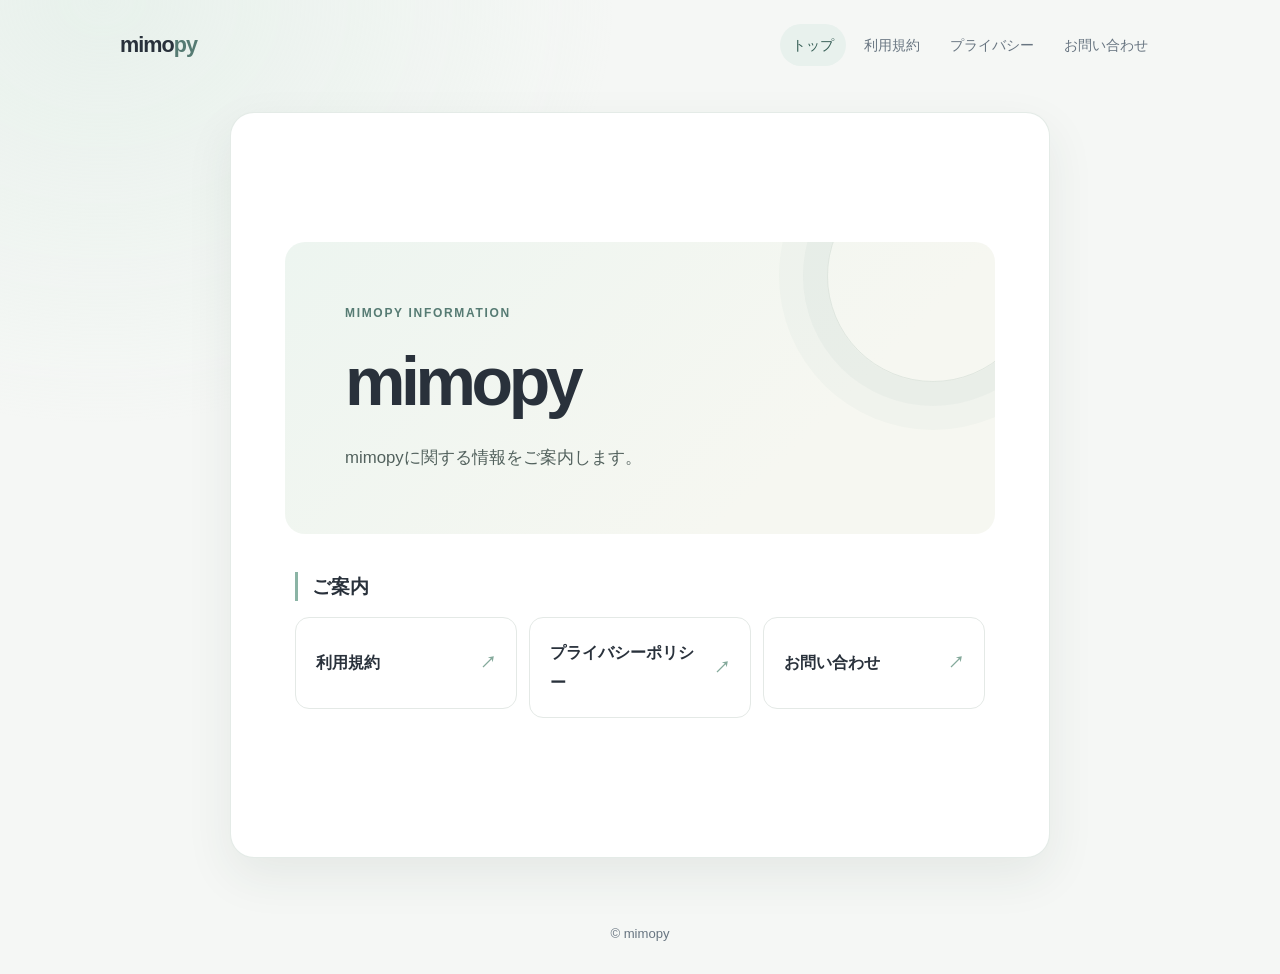
<file: sites/index.html>
<!DOCTYPE html>
<html lang="ja">
<head>
    <meta charset="UTF-8">
    <meta name="viewport" content="width=device-width, initial-scale=1.0">
    <meta name="theme-color" content="#f5f7f5">
    <meta name="description" content="mimopyに関する情報をご案内します。">
    <title>mimopy | 公式サイト</title>
    <link rel="stylesheet" href="style.css">
</head>
<body>
    <header class="site-header">
        <a class="brand" href="index.html" aria-label="mimopy トップページ">mimo<span>py</span></a>
        <nav class="site-nav" aria-label="メインナビゲーション">
            <a href="index.html" aria-current="page">トップ</a>
            <a href="terms.html">利用規約</a>
            <a href="privacy.html">プライバシー</a>
            <a href="contact.html">お問い合わせ</a>
        </nav>
    </header>

    <main class="page-shell home-shell">
        <section class="home-hero" aria-labelledby="home-title">
            <p class="eyebrow">mimopy information</p>
            <h1 id="home-title">mimopy</h1>
            <p>mimopyに関する情報をご案内します。</p>
        </section>

        <section class="link-section" aria-labelledby="information-title">
            <h2 id="information-title">ご案内</h2>
            <ul class="link-list">
                <li><a href="terms.html">利用規約</a></li>
                <li><a href="privacy.html">プライバシーポリシー</a></li>
                <li><a href="contact.html">お問い合わせ</a></li>
            </ul>
        </section>
    </main>

    <footer class="site-footer">
        <p>© mimopy</p>
    </footer>
</body>
</html>
</file>
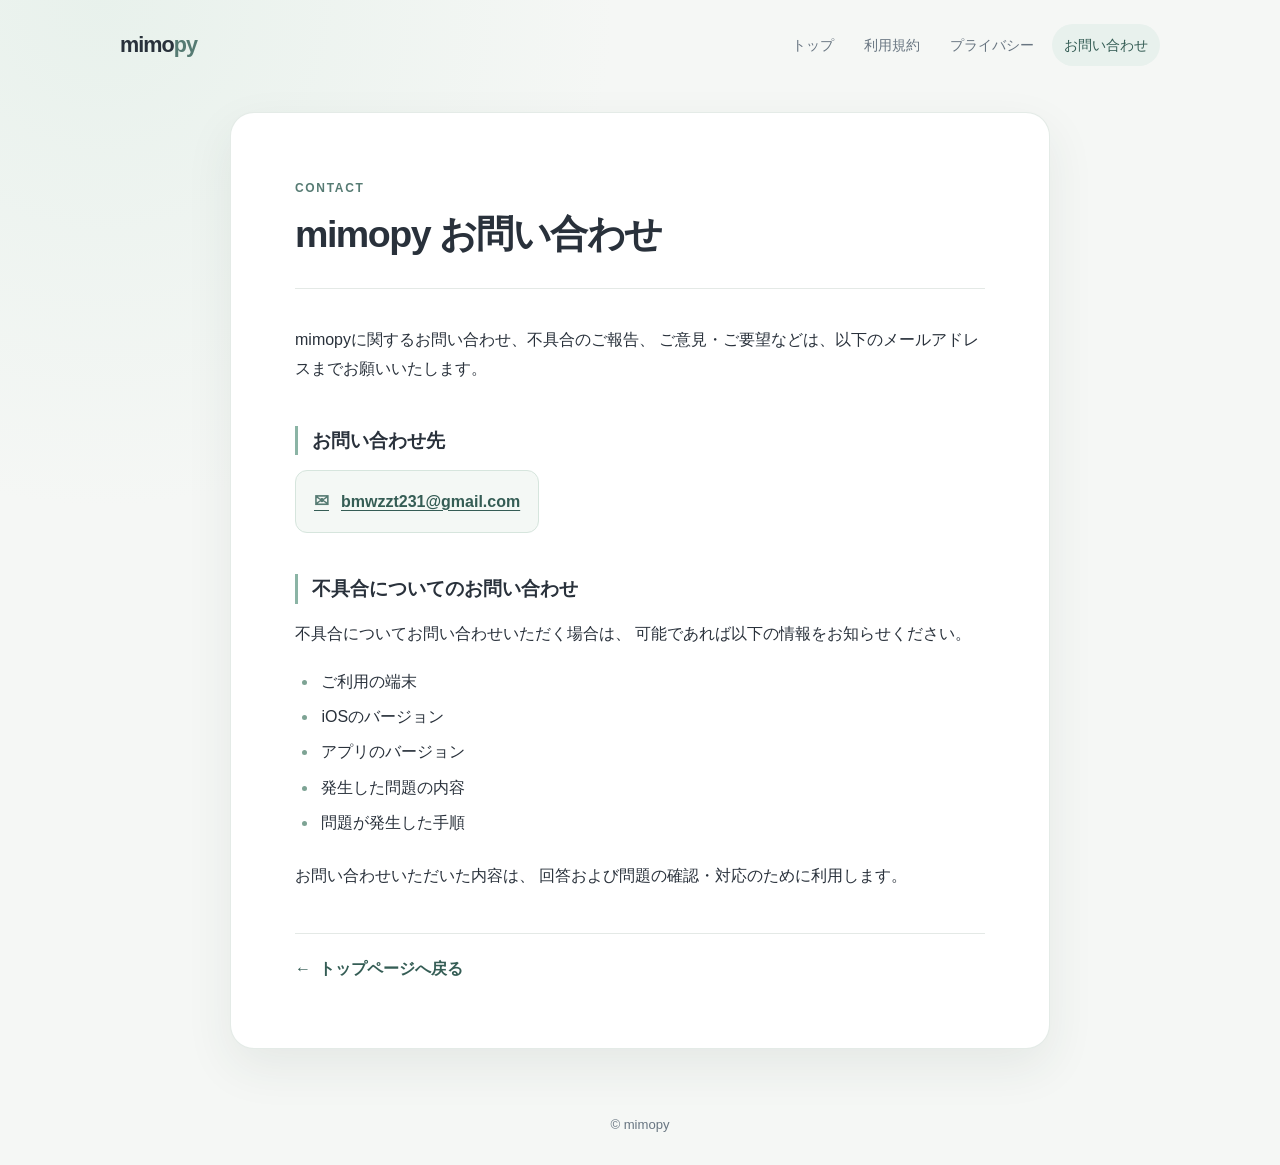
<file: sites/contact.html>
<!DOCTYPE html>
<html lang="ja">
<head>
    <meta charset="UTF-8">
    <meta name="viewport" content="width=device-width, initial-scale=1.0">
    <meta name="theme-color" content="#f5f7f5">
    <title>お問い合わせ - mimopy</title>
    <link rel="stylesheet" href="style.css">
</head>
<body>
    <header class="site-header">
        <a class="brand" href="index.html" aria-label="mimopy トップページ">mimo<span>py</span></a>
        <nav class="site-nav" aria-label="メインナビゲーション">
            <a href="index.html">トップ</a>
            <a href="terms.html">利用規約</a>
            <a href="privacy.html">プライバシー</a>
            <a href="contact.html" aria-current="page">お問い合わせ</a>
        </nav>
    </header>

    <main class="page-shell">
        <header class="page-heading">
            <p class="eyebrow">Contact</p>
            <h1>mimopy お問い合わせ</h1>
        </header>

        <article class="page-content">
    <p>
        mimopyに関するお問い合わせ、不具合のご報告、
        ご意見・ご要望などは、以下のメールアドレスまでお願いいたします。
    </p>

    <h2>お問い合わせ先</h2>

    <p>
        <a class="contact-email" href="mailto:bmwzzt231@gmail.com">
            bmwzzt231@gmail.com
        </a>
    </p>

    <h2>不具合についてのお問い合わせ</h2>

    <p>
        不具合についてお問い合わせいただく場合は、
        可能であれば以下の情報をお知らせください。
    </p>

    <ul>
        <li>ご利用の端末</li>
        <li>iOSのバージョン</li>
        <li>アプリのバージョン</li>
        <li>発生した問題の内容</li>
        <li>問題が発生した手順</li>
    </ul>

    <p>
        お問い合わせいただいた内容は、
        回答および問題の確認・対応のために利用します。
    </p>

            <hr>
            <p><a class="back-link" href="index.html">トップページへ戻る</a></p>
        </article>
    </main>

    <footer class="site-footer">
        <p>© mimopy</p>
    </footer>
</body>
</html>
</file>
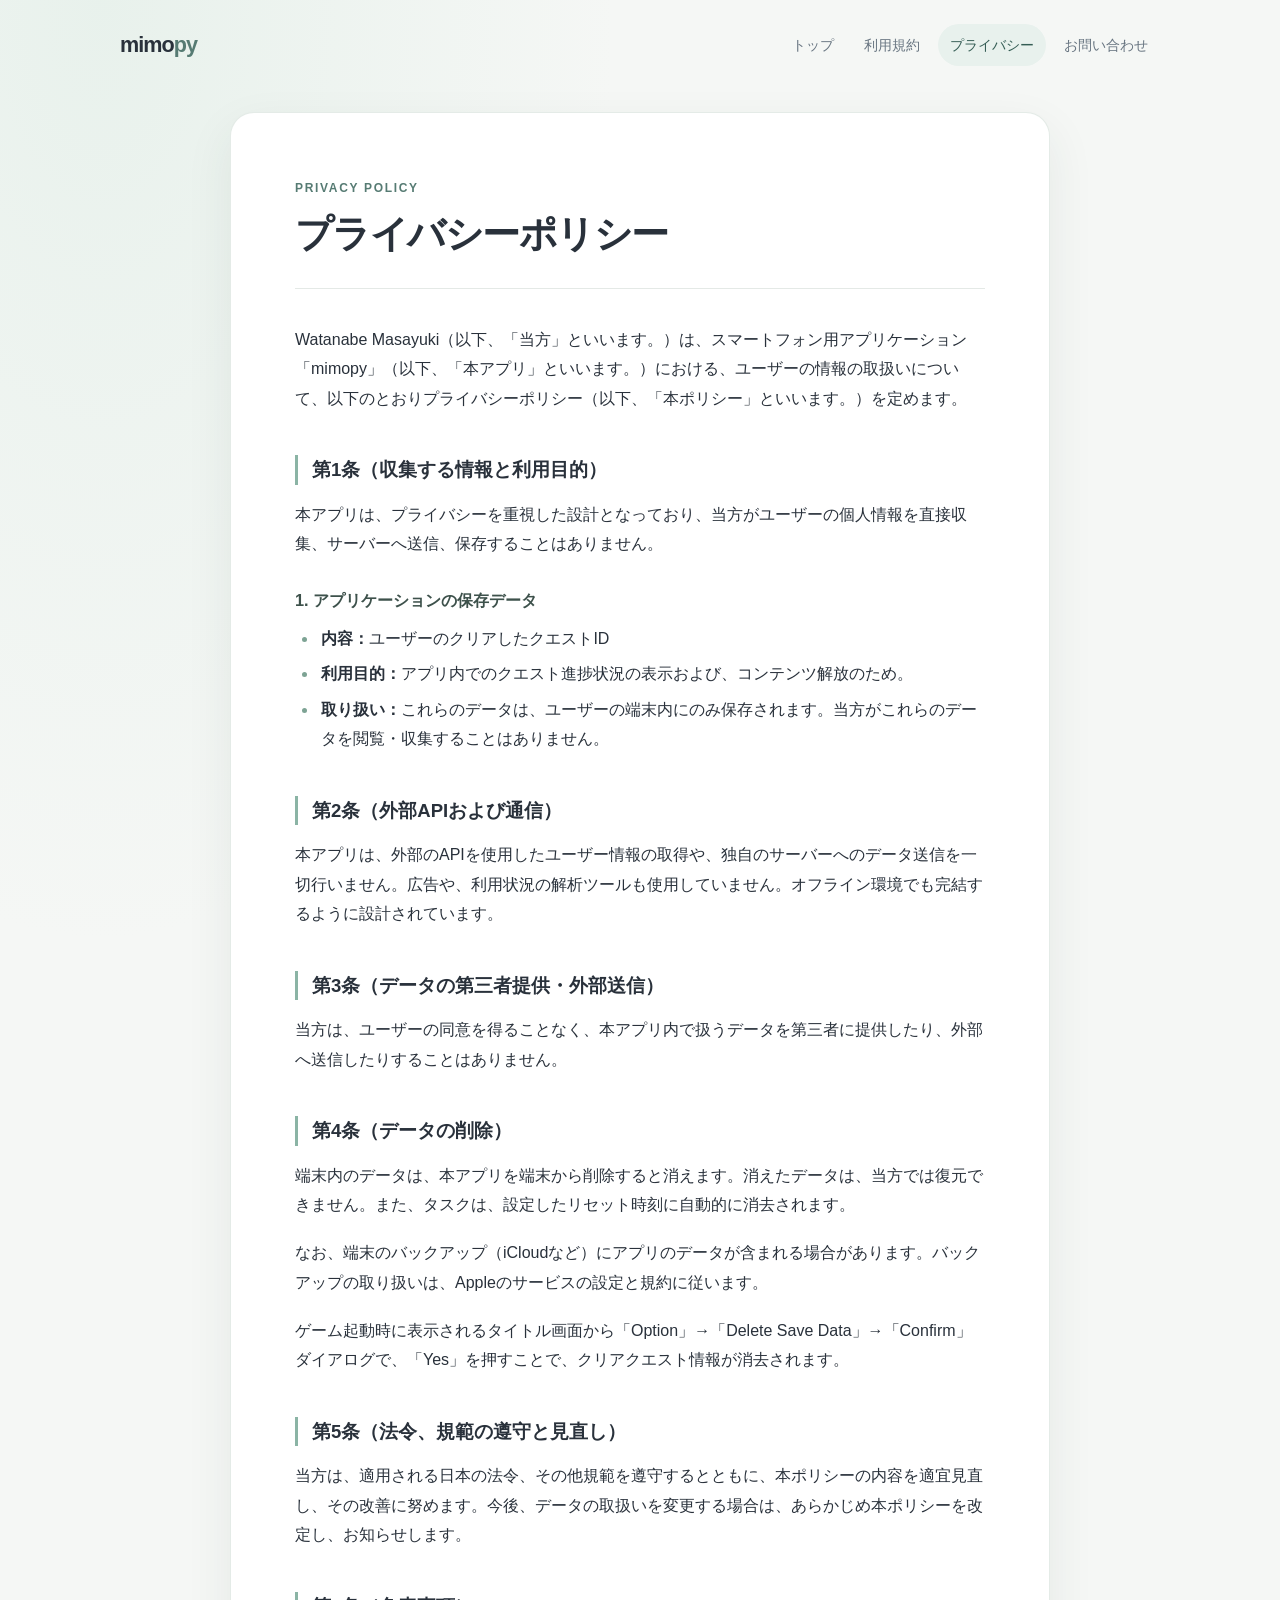
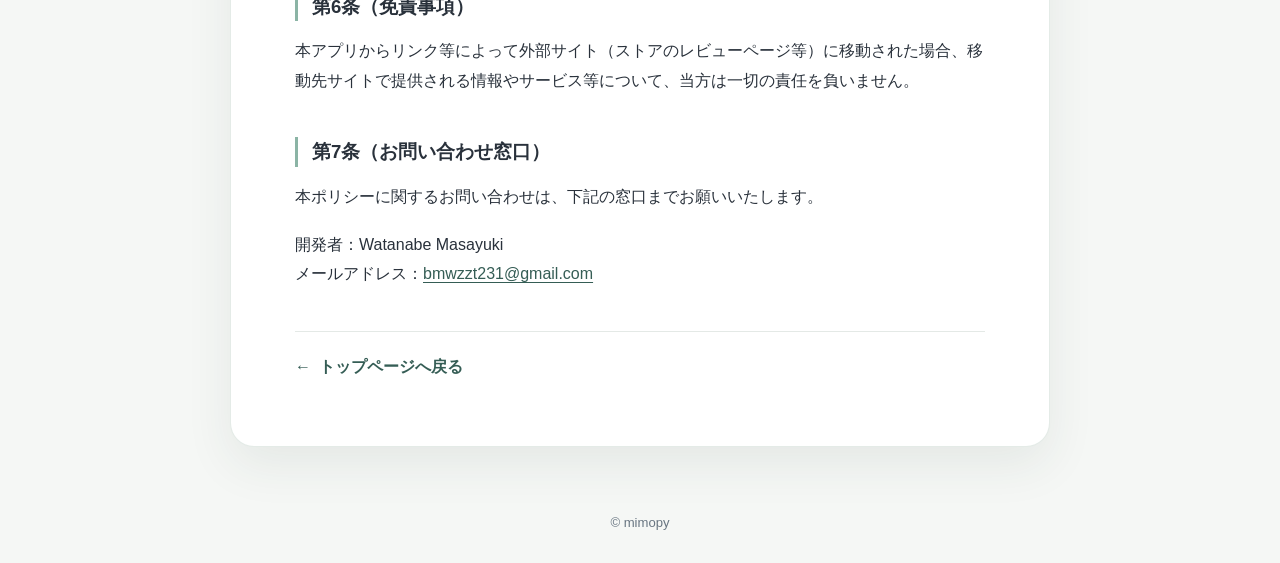
<file: sites/privacy.html>
<!DOCTYPE html>
<html lang="ja">
<head>
    <meta charset="UTF-8">
    <meta name="viewport" content="width=device-width, initial-scale=1.0">
    <meta name="theme-color" content="#f5f7f5">
    <title>プライバシーポリシー - mimopy</title>
    <link rel="stylesheet" href="style.css">
</head>
<body>
    <header class="site-header">
        <a class="brand" href="index.html" aria-label="mimopy トップページ">mimo<span>py</span></a>
        <nav class="site-nav" aria-label="メインナビゲーション">
            <a href="index.html">トップ</a>
            <a href="terms.html">利用規約</a>
            <a href="privacy.html" aria-current="page">プライバシー</a>
            <a href="contact.html">お問い合わせ</a>
        </nav>
    </header>

    <main class="page-shell">
        <header class="page-heading">
            <p class="eyebrow">Privacy policy</p>
            <h1>プライバシーポリシー</h1>
        </header>

        <article class="page-content">
            <p>
                Watanabe Masayuki（以下、「当方」といいます。）は、スマートフォン用アプリケーション「mimopy」（以下、「本アプリ」といいます。）における、ユーザーの情報の取扱いについて、以下のとおりプライバシーポリシー（以下、「本ポリシー」といいます。）を定めます。
            </p>

            <h2>第1条（収集する情報と利用目的）</h2>
            <p>
                本アプリは、プライバシーを重視した設計となっており、当方がユーザーの個人情報を直接収集、サーバーへ送信、保存することはありません。
            </p>
            <h3>1. アプリケーションの保存データ</h3>
            <ul>
                <li><strong>内容：</strong>ユーザーのクリアしたクエストID</li>
                <li><strong>利用目的：</strong>アプリ内でのクエスト進捗状況の表示および、コンテンツ解放のため。</li>
                <li><strong>取り扱い：</strong>これらのデータは、ユーザーの端末内にのみ保存されます。当方がこれらのデータを閲覧・収集することはありません。</li>
            </ul>

            <h2>第2条（外部APIおよび通信）</h2>
            <p>
                本アプリは、外部のAPIを使用したユーザー情報の取得や、独自のサーバーへのデータ送信を一切行いません。広告や、利用状況の解析ツールも使用していません。オフライン環境でも完結するように設計されています。
            </p>

            <h2>第3条（データの第三者提供・外部送信）</h2>
            <p>
                当方は、ユーザーの同意を得ることなく、本アプリ内で扱うデータを第三者に提供したり、外部へ送信したりすることはありません。
            </p>

            <h2>第4条（データの削除）</h2>
            <p>
                端末内のデータは、本アプリを端末から削除すると消えます。消えたデータは、当方では復元できません。また、タスクは、設定したリセット時刻に自動的に消去されます。
            </p>
            <p>
                なお、端末のバックアップ（iCloudなど）にアプリのデータが含まれる場合があります。バックアップの取り扱いは、Appleのサービスの設定と規約に従います。
            </p>
            <p>
                ゲーム起動時に表示されるタイトル画面から「Option」→「Delete Save Data」→「Confirm」ダイアログで、「Yes」を押すことで、クリアクエスト情報が消去されます。
            </p>

            <h2>第5条（法令、規範の遵守と見直し）</h2>
            <p>
                当方は、適用される日本の法令、その他規範を遵守するとともに、本ポリシーの内容を適宜見直し、その改善に努めます。今後、データの取扱いを変更する場合は、あらかじめ本ポリシーを改定し、お知らせします。
            </p>

            <h2>第6条（免責事項）</h2>
            <p>
                本アプリからリンク等によって外部サイト（ストアのレビューページ等）に移動された場合、移動先サイトで提供される情報やサービス等について、当方は一切の責任を負いません。
            </p>

            <h2>第7条（お問い合わせ窓口）</h2>
            <p>
                本ポリシーに関するお問い合わせは、下記の窓口までお願いいたします。
            </p>
            <p>
                開発者：Watanabe Masayuki<br>
                メールアドレス：<a href="mailto:bmwzzt231@gmail.com">bmwzzt231@gmail.com</a>
            </p>

            <hr>
            <p><a class="back-link" href="index.html">トップページへ戻る</a></p>
        </article>
    </main>

    <footer class="site-footer">
        <p>© mimopy</p>
    </footer>
</body>
</html>
</file>
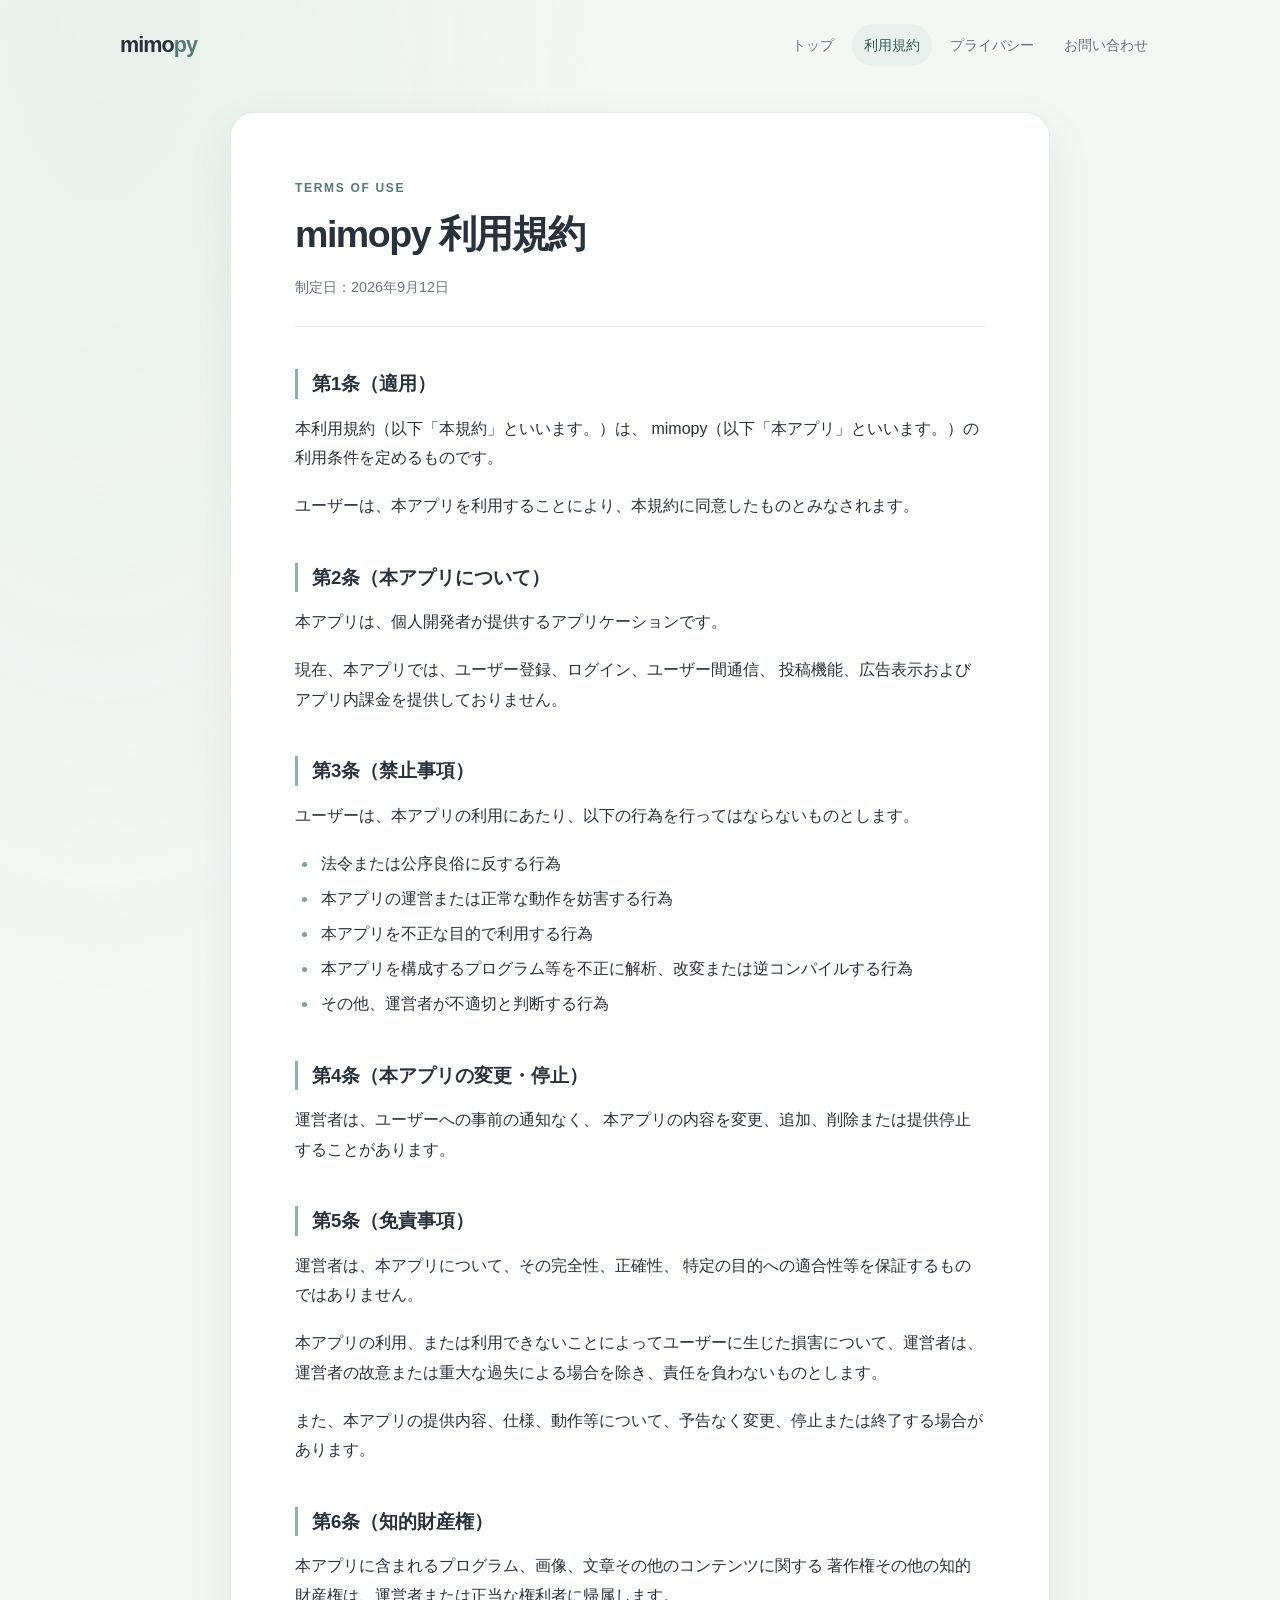
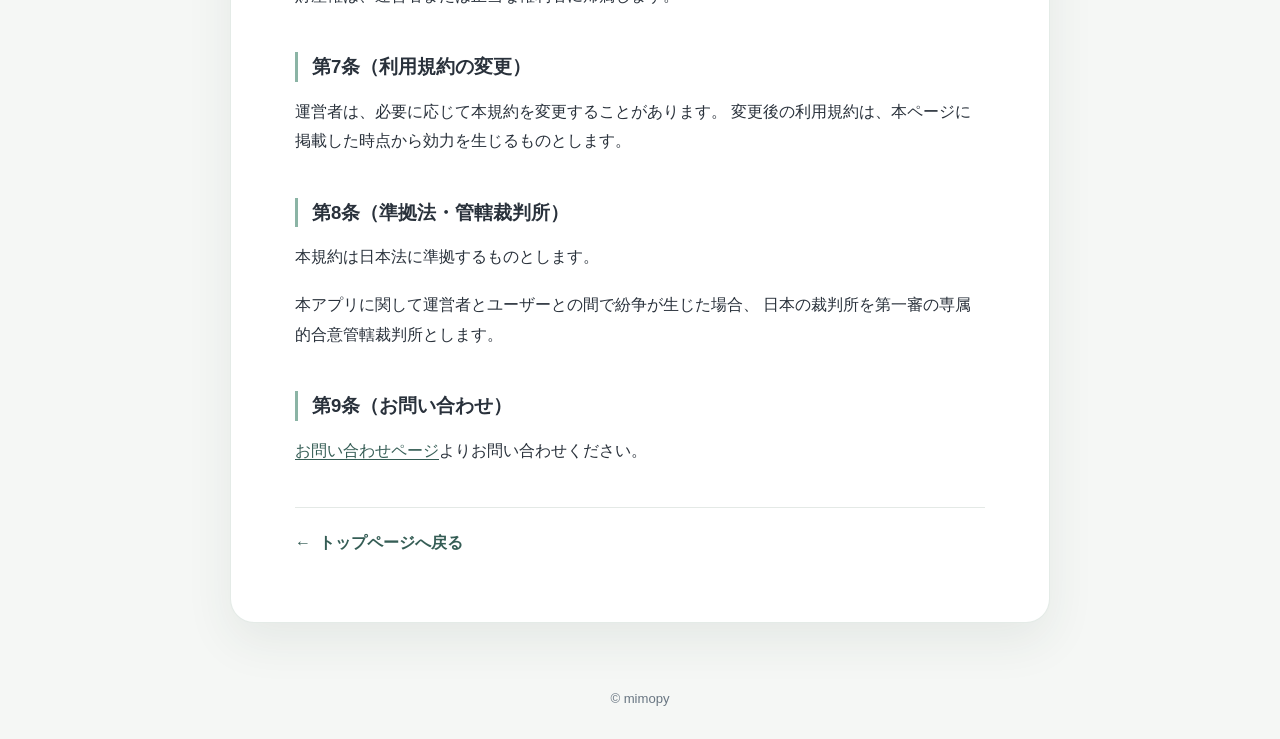
<file: sites/terms.html>
<!DOCTYPE html>
<html lang="ja">
<head>
    <meta charset="UTF-8">
    <meta name="viewport" content="width=device-width, initial-scale=1.0">
    <meta name="theme-color" content="#f5f7f5">
    <title>利用規約 - mimopy</title>
    <link rel="stylesheet" href="style.css">
</head>
<body>
    <header class="site-header">
        <a class="brand" href="index.html" aria-label="mimopy トップページ">mimo<span>py</span></a>
        <nav class="site-nav" aria-label="メインナビゲーション">
            <a href="index.html">トップ</a>
            <a href="terms.html" aria-current="page">利用規約</a>
            <a href="privacy.html">プライバシー</a>
            <a href="contact.html">お問い合わせ</a>
        </nav>
    </header>

    <main class="page-shell">
        <header class="page-heading">
            <p class="eyebrow">Terms of use</p>
            <h1>mimopy 利用規約</h1>
            <p class="policy-date">制定日：2026年9月12日</p>
        </header>

        <article class="page-content">

    <h2>第1条（適用）</h2>
    <p>
        本利用規約（以下「本規約」といいます。）は、
        mimopy（以下「本アプリ」といいます。）の利用条件を定めるものです。
    </p>
    <p>
        ユーザーは、本アプリを利用することにより、本規約に同意したものとみなされます。
    </p>

    <h2>第2条（本アプリについて）</h2>
    <p>
        本アプリは、個人開発者が提供するアプリケーションです。
    </p>
    <p>
        現在、本アプリでは、ユーザー登録、ログイン、ユーザー間通信、
        投稿機能、広告表示およびアプリ内課金を提供しておりません。
    </p>

    <h2>第3条（禁止事項）</h2>
    <p>ユーザーは、本アプリの利用にあたり、以下の行為を行ってはならないものとします。</p>
    <ul>
        <li>法令または公序良俗に反する行為</li>
        <li>本アプリの運営または正常な動作を妨害する行為</li>
        <li>本アプリを不正な目的で利用する行為</li>
        <li>本アプリを構成するプログラム等を不正に解析、改変または逆コンパイルする行為</li>
        <li>その他、運営者が不適切と判断する行為</li>
    </ul>

    <h2>第4条（本アプリの変更・停止）</h2>
    <p>
        運営者は、ユーザーへの事前の通知なく、
        本アプリの内容を変更、追加、削除または提供停止することがあります。
    </p>

    <h2>第5条（免責事項）</h2>
    <p>
        運営者は、本アプリについて、その完全性、正確性、
        特定の目的への適合性等を保証するものではありません。
    </p>
    <p>
        本アプリの利用、または利用できないことによってユーザーに生じた損害について、運営者は、運営者の故意または重大な過失による場合を除き、責任を負わないものとします。
    </p>
    <p>
      また、本アプリの提供内容、仕様、動作等について、予告なく変更、停止または終了する場合があります。
    </p>

    <h2>第6条（知的財産権）</h2>
    <p>
        本アプリに含まれるプログラム、画像、文章その他のコンテンツに関する
        著作権その他の知的財産権は、運営者または正当な権利者に帰属します。
    </p>

    <h2>第7条（利用規約の変更）</h2>
    <p>
        運営者は、必要に応じて本規約を変更することがあります。
        変更後の利用規約は、本ページに掲載した時点から効力を生じるものとします。
    </p>

    <h2>第8条（準拠法・管轄裁判所）</h2>
    <p>
        本規約は日本法に準拠するものとします。
    </p>
    <p>
        本アプリに関して運営者とユーザーとの間で紛争が生じた場合、
        日本の裁判所を第一審の専属的合意管轄裁判所とします。
    </p>

    <h2>第9条（お問い合わせ）</h2>
    <p>
        <a href="contact.html">お問い合わせページ</a>よりお問い合わせください。
    </p>

            <hr>
            <p><a class="back-link" href="index.html">トップページへ戻る</a></p>
        </article>
    </main>

    <footer class="site-footer">
        <p>© mimopy</p>
    </footer>
</body>
</html>
</file>
<file: sites/style.css>
:root {
    color-scheme: light;
    --ink: #29313b;
    --muted: #687581;
    --accent: #567b73;
    --accent-dark: #355d55;
    --accent-pale: #e8f1ed;
    --paper: #ffffff;
    --canvas: #f5f7f5;
    --line: #e4e9e6;
    --shadow: 0 18px 48px rgb(38 62 53 / 8%);
}

* {
    box-sizing: border-box;
}

html {
    min-width: 320px;
    background: var(--canvas);
    scroll-behavior: smooth;
}

body {
    min-height: 100vh;
    margin: 0;
    color: var(--ink);
    background:
        radial-gradient(ellipse at 8% 0%, rgb(218 235 226 / 48%), transparent 32rem),
        var(--canvas);
    font-family: -apple-system, BlinkMacSystemFont, 'Hiragino Sans', 'Hiragino Kaku Gothic ProN', 'Yu Gothic', Meiryo, sans-serif;
    font-size: 16px;
    line-height: 1.85;
    -webkit-font-smoothing: antialiased;
    text-rendering: optimizeLegibility;
}

a {
    color: var(--accent-dark);
    text-decoration-thickness: 1px;
    text-underline-offset: 0.2em;
}

a:hover {
    color: #24483f;
}

a:focus-visible {
    outline: 3px solid #8ab5a7;
    outline-offset: 4px;
    border-radius: 3px;
}

.site-header {
    width: min(100% - 40px, 1040px);
    margin: 0 auto;
    padding: 24px 0;
    display: flex;
    align-items: center;
    justify-content: space-between;
    gap: 24px;
}

.brand {
    color: var(--ink);
    font-size: 1.35rem;
    font-weight: 700;
    letter-spacing: -0.045em;
    line-height: 1;
    text-decoration: none;
}

.brand span {
    color: var(--accent);
}

.site-nav {
    display: flex;
    flex-wrap: wrap;
    align-items: center;
    justify-content: flex-end;
    gap: 6px;
}

.site-nav a {
    padding: 8px 12px;
    border-radius: 999px;
    color: var(--muted);
    font-size: 0.88rem;
    font-weight: 500;
    text-decoration: none;
    transition: background-color 160ms ease, color 160ms ease;
}

.site-nav a:hover,
.site-nav a[aria-current='page'] {
    color: var(--accent-dark);
    background: var(--accent-pale);
}

.page-shell {
    width: min(100% - 40px, 820px);
    min-height: calc(100vh - 154px);
    margin: 22px auto 64px;
    padding: clamp(28px, 6vw, 64px);
    border: 1px solid rgb(222 231 225 / 80%);
    border-radius: 24px;
    background: var(--paper);
    box-shadow: var(--shadow);
}

.page-heading {
    margin-bottom: 36px;
    padding-bottom: 26px;
    border-bottom: 1px solid var(--line);
}

.eyebrow {
    margin: 0 0 8px;
    color: var(--accent);
    font-size: 0.75rem;
    font-weight: 700;
    letter-spacing: 0.14em;
    text-transform: uppercase;
}

h1,
h2,
p {
    margin-top: 0;
}

h1 {
    margin-bottom: 0;
    font-size: clamp(1.75rem, 4vw, 2.35rem);
    font-weight: 700;
    letter-spacing: -0.04em;
    line-height: 1.45;
}

h2 {
    margin: 2.25em 0 0.8em;
    padding-left: 14px;
    border-left: 3px solid #8bb4a5;
    font-size: 1.16rem;
    font-weight: 600;
    line-height: 1.6;
}

h3 {
    margin: 1.7em 0 0.65em;
    color: #3d514b;
    font-size: 1.02rem;
    font-weight: 600;
    line-height: 1.65;
}

p {
    margin-bottom: 1.15em;
}

ul {
    margin: 0 0 1.5em;
    padding-left: 1.45em;
}

li {
    padding-left: 0.2em;
    margin: 0.35em 0;
}

li::marker {
    color: #7da394;
}

.policy-date {
    margin: 12px 0 0;
    color: var(--muted);
    font-size: 0.9rem;
}

.page-content > :last-child {
    margin-bottom: 0;
}

.site-footer {
    width: min(100% - 40px, 1040px);
    margin: 0 auto;
    padding: 0 0 28px;
    color: var(--muted);
    font-size: 0.82rem;
    text-align: center;
}

.site-footer p {
    margin: 0;
}

.home-shell {
    display: flex;
    flex-direction: column;
    justify-content: center;
}

.home-hero {
    position: relative;
    overflow: hidden;
    margin: -10px -10px 38px;
    padding: clamp(30px, 7vw, 60px);
    border-radius: 20px;
    background: linear-gradient(135deg, #edf5f0, #f6f7f1 72%);
}

.home-hero::after {
    position: absolute;
    top: -72px;
    right: -44px;
    width: 210px;
    height: 210px;
    border: 1px solid rgb(104 146 129 / 16%);
    border-radius: 50%;
    box-shadow: 0 0 0 24px rgb(104 146 129 / 5%), 0 0 0 48px rgb(104 146 129 / 4%);
    content: '';
    pointer-events: none;
}

.home-hero h1 {
    position: relative;
    z-index: 1;
    margin-bottom: 12px;
    font-size: clamp(2.5rem, 7vw, 4.25rem);
    letter-spacing: -0.065em;
}

.home-hero .eyebrow {
    position: relative;
    z-index: 1;
}

.home-hero p:last-child {
    position: relative;
    z-index: 1;
    max-width: 34em;
    margin: 0;
    color: #52615d;
    font-size: 1.05rem;
}

.link-section h2 {
    margin-top: 0;
    margin-bottom: 16px;
}

.link-list {
    display: grid;
    grid-template-columns: repeat(3, minmax(0, 1fr));
    gap: 12px;
    margin: 0;
    padding: 0;
    list-style: none;
}

.link-list li {
    margin: 0;
    padding: 0;
}

.link-list a {
    display: flex;
    min-height: 92px;
    align-items: center;
    justify-content: space-between;
    gap: 12px;
    padding: 20px;
    border: 1px solid var(--line);
    border-radius: 14px;
    background: #fff;
    color: var(--ink);
    font-weight: 600;
    text-decoration: none;
    transition: border-color 160ms ease, background-color 160ms ease, transform 160ms ease;
}

.link-list a::after {
    color: #84a99b;
    content: '↗';
    font-size: 1rem;
}

.link-list a:hover {
    transform: translateY(-2px);
    border-color: #b7cec3;
    background: #fbfdfb;
}

.contact-email {
    display: inline-flex;
    max-width: 100%;
    align-items: center;
    gap: 12px;
    padding: 14px 18px;
    border: 1px solid #d6e5dd;
    border-radius: 12px;
    background: #f4f8f5;
    font-weight: 600;
    overflow-wrap: anywhere;
}

.contact-email::before {
    color: var(--accent);
    content: '✉';
    font-size: 1.1rem;
}

.page-content hr {
    height: 1px;
    margin: 42px 0 20px;
    border: 0;
    background: var(--line);
}

.back-link {
    display: inline-flex;
    align-items: center;
    gap: 8px;
    font-weight: 600;
    text-decoration: none;
}

.back-link::before {
    content: '←';
}

@media (max-width: 640px) {
    body {
        font-size: 15px;
    }

    .site-header {
        width: min(100% - 32px, 1040px);
        align-items: flex-start;
        flex-direction: column;
        gap: 16px;
        padding: 20px 0 12px;
    }

    .site-nav {
        justify-content: flex-start;
        gap: 2px;
        margin-left: -10px;
    }

    .site-nav a {
        padding: 7px 10px;
        font-size: 0.82rem;
    }

    .page-shell {
        width: min(100% - 24px, 820px);
        min-height: auto;
        margin: 12px auto 40px;
        padding: 28px 22px 34px;
        border-radius: 18px;
    }

    .page-heading {
        margin-bottom: 28px;
        padding-bottom: 22px;
    }

    h2 {
        margin-top: 1.9em;
        font-size: 1.08rem;
    }

    .home-hero {
        margin: -8px -8px 30px;
        padding: 34px 24px;
    }

    .link-list {
        grid-template-columns: 1fr;
        gap: 9px;
    }

    .link-list a {
        min-height: 64px;
        padding: 16px;
    }

    .site-footer {
        width: min(100% - 32px, 1040px);
    }
}

@media (prefers-reduced-motion: reduce) {
    *,
    *::before,
    *::after {
        scroll-behavior: auto !important;
        transition-duration: 0.01ms !important;
    }
}
</file>
